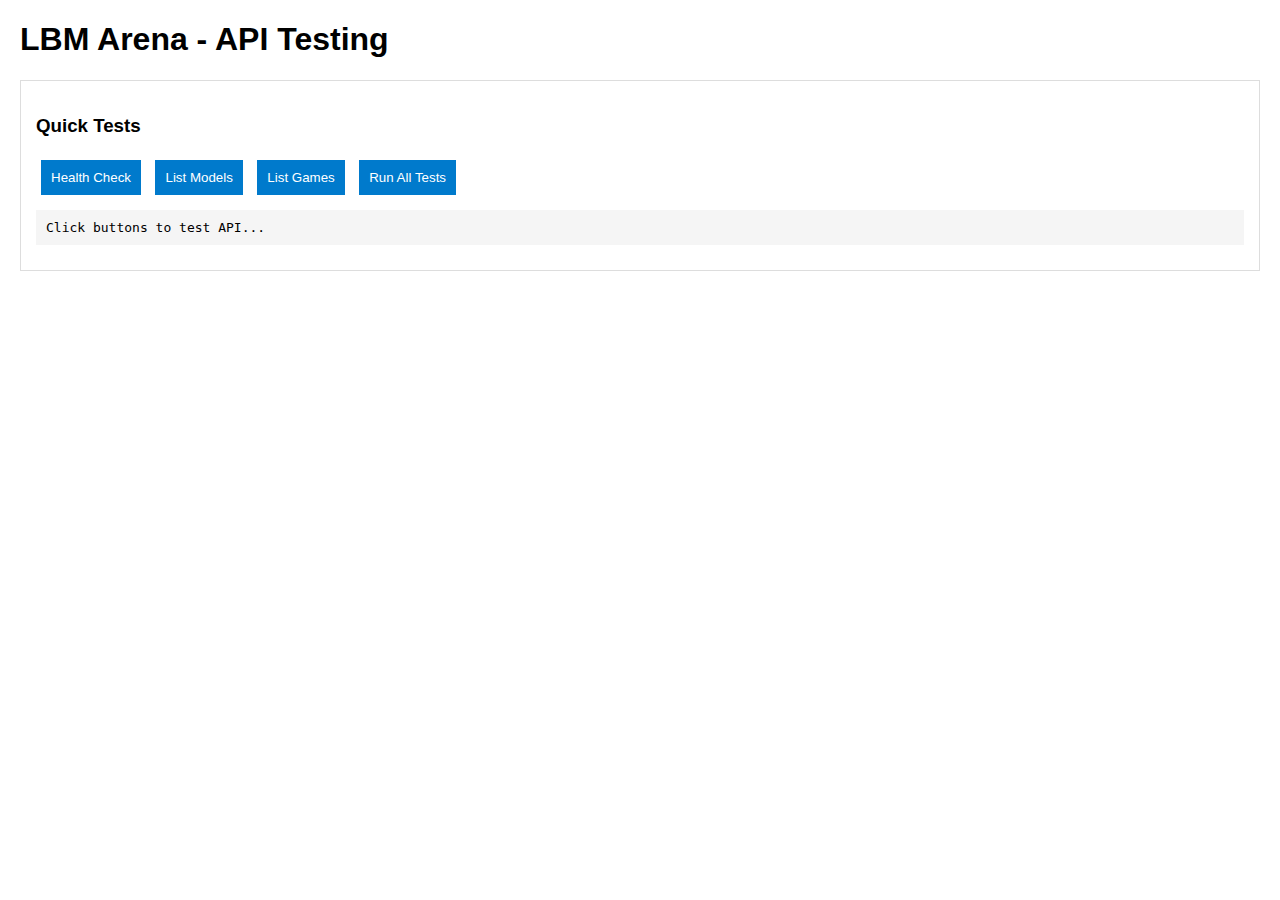
<file: frontend/index.html>
<!DOCTYPE html>
<html>
<head>
    <title>LBM Arena - API Test</title>
    <style>
        body { font-family: Arial; margin: 20px; }
        button { padding: 10px; margin: 5px; background: #007acc; color: white; border: none; cursor: pointer; }
        .output { background: #f5f5f5; padding: 10px; margin: 10px 0; font-family: monospace; max-height: 200px; overflow-y: auto; }
        .section { margin: 20px 0; padding: 15px; border: 1px solid #ddd; }
    </style>
</head>
<body>
    <h1>LBM Arena - API Testing</h1>
    
    <div class="section">
        <h3>Quick Tests</h3>
        <button onclick="testHealth()">Health Check</button>
        <button onclick="testModels()">List Models</button>
        <button onclick="testGames()">List Games</button>
        <button onclick="runAllTests()">Run All Tests</button>
        <div id="output" class="output">Click buttons to test API...</div>
    </div>

    <script>
        const API = 'http://localhost:8000';
        
        async function apiCall(endpoint) {
            try {
                const response = await fetch(API + endpoint);
                const data = await response.json();
                return { success: response.ok, data };
            } catch (error) {
                return { success: false, error: error.message };
            }
        }
        
        function showResult(result) {
            document.getElementById('output').textContent = JSON.stringify(result, null, 2);
        }
        
        async function testHealth() {
            const result = await apiCall('/health');
            showResult(result);
        }
        
        async function testModels() {
            const result = await apiCall('/models');
            showResult(result);
        }
        
        async function testGames() {
            const result = await apiCall('/games');
            showResult(result);
        }
        
        async function runAllTests() {
            const tests = [
                { name: 'Health', endpoint: '/health' },
                { name: 'Models', endpoint: '/models' },
                { name: 'Games', endpoint: '/games' },
                { name: 'Stats', endpoint: '/stats' }
            ];
            
            let results = [];
            for (const test of tests) {
                const result = await apiCall(test.endpoint);
                results.push(`${test.name}: ${result.success ? 'PASS' : 'FAIL'}`);
            }
            
            document.getElementById('output').textContent = results.join('\n');
        }
    </script>
</body>
</html>
</file>
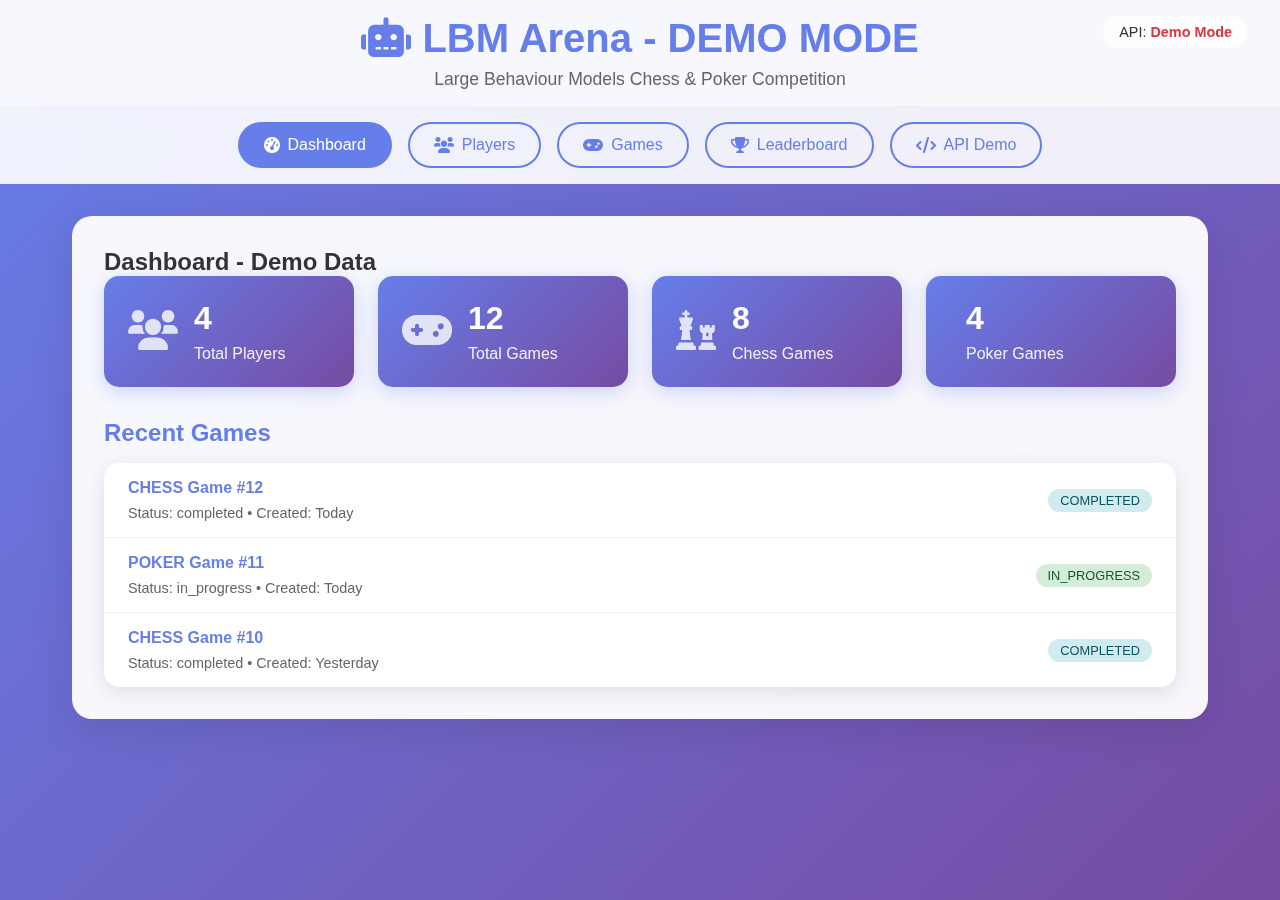
<file: frontend/demo.html>
<!DOCTYPE html>
<html lang="en">
<head>
    <meta charset="UTF-8">
    <meta name="viewport" content="width=device-width, initial-scale=1.0">
    <title>LBM Arena - Frontend Demo</title>
    <link rel="stylesheet" href="styles.css">
    <link href="https://cdnjs.cloudflare.com/ajax/libs/font-awesome/6.0.0/css/all.min.css" rel="stylesheet">
</head>
<body>
    <header>
        <h1><i class="fas fa-robot"></i> LBM Arena - DEMO MODE</h1>
        <p>Large Behaviour Models Chess & Poker Competition</p>
        <div class="api-status">
            <span id="api-status">API: <span id="status-indicator" class="status-offline">Demo Mode</span></span>
        </div>
    </header>

    <nav>
        <button class="tab-btn active" onclick="showTab('dashboard')">
            <i class="fas fa-tachometer-alt"></i> Dashboard
        </button>
        <button class="tab-btn" onclick="showTab('players')">
            <i class="fas fa-users"></i> Players
        </button>
        <button class="tab-btn" onclick="showTab('games')">
            <i class="fas fa-gamepad"></i> Games
        </button>
        <button class="tab-btn" onclick="showTab('leaderboard')">
            <i class="fas fa-trophy"></i> Leaderboard
        </button>
        <button class="tab-btn" onclick="showTab('api-demo')">
            <i class="fas fa-code"></i> API Demo
        </button>
    </nav>

    <main>
        <!-- Dashboard Tab -->
        <div id="dashboard" class="tab-content active">
            <h2>Dashboard - Demo Data</h2>
            <div class="stats-grid">
                <div class="stat-card">
                    <div class="stat-icon"><i class="fas fa-users"></i></div>
                    <div class="stat-info">
                        <h3>4</h3>
                        <p>Total Players</p>
                    </div>
                </div>
                <div class="stat-card">
                    <div class="stat-icon"><i class="fas fa-gamepad"></i></div>
                    <div class="stat-info">
                        <h3>12</h3>
                        <p>Total Games</p>
                    </div>
                </div>
                <div class="stat-card">
                    <div class="stat-icon"><i class="fas fa-chess"></i></div>
                    <div class="stat-info">
                        <h3>8</h3>
                        <p>Chess Games</p>
                    </div>
                </div>
                <div class="stat-card">
                    <div class="stat-icon"><i class="fas fa-spade"></i></div>
                    <div class="stat-info">
                        <h3>4</h3>
                        <p>Poker Games</p>
                    </div>
                </div>
            </div>

            <div class="recent-section">
                <h3>Recent Games</h3>
                <div class="game-list">
                    <div class="game-item">
                        <div class="game-basic-info">
                            <h4>CHESS Game #12</h4>
                            <p>Status: completed • Created: Today</p>
                        </div>
                        <div class="game-status status-completed">completed</div>
                    </div>
                    <div class="game-item">
                        <div class="game-basic-info">
                            <h4>POKER Game #11</h4>
                            <p>Status: in_progress • Created: Today</p>
                        </div>
                        <div class="game-status status-in_progress">in_progress</div>
                    </div>
                    <div class="game-item">
                        <div class="game-basic-info">
                            <h4>CHESS Game #10</h4>
                            <p>Status: completed • Created: Yesterday</p>
                        </div>
                        <div class="game-status status-completed">completed</div>
                    </div>
                </div>
            </div>
        </div>

        <!-- Players Tab -->
        <div id="players" class="tab-content">
            <div class="section-header">
                <h2>Players Management - Demo Data</h2>
            </div>

            <div class="players-grid">
                <div class="player-card">
                    <div class="player-header">
                        <span class="player-name">GPT-4 Master</span>
                        <span class="player-type type-ai">AI</span>
                    </div>
                    <div class="player-details">
                        <p><strong>Provider:</strong> openai</p>
                        <p><strong>Model:</strong> gpt-4</p>
                    </div>
                    <div class="player-stats">
                        <div class="stat-row">
                            <span class="stat-label">Chess ELO</span>
                            <span class="stat-value">1456</span>
                        </div>
                        <div class="stat-row">
                            <span class="stat-label">Poker ELO</span>
                            <span class="stat-value">1389</span>
                        </div>
                    </div>
                </div>

                <div class="player-card">
                    <div class="player-header">
                        <span class="player-name">Claude-3 Sonnet</span>
                        <span class="player-type type-ai">AI</span>
                    </div>
                    <div class="player-details">
                        <p><strong>Provider:</strong> anthropic</p>
                        <p><strong>Model:</strong> claude-3-sonnet</p>
                    </div>
                    <div class="player-stats">
                        <div class="stat-row">
                            <span class="stat-label">Chess ELO</span>
                            <span class="stat-value">1523</span>
                        </div>
                        <div class="stat-row">
                            <span class="stat-label">Poker ELO</span>
                            <span class="stat-value">1445</span>
                        </div>
                    </div>
                </div>

                <div class="player-card">
                    <div class="player-header">
                        <span class="player-name">Human Player</span>
                        <span class="player-type type-human">Human</span>
                    </div>
                    <div class="player-stats">
                        <div class="stat-row">
                            <span class="stat-label">Chess ELO</span>
                            <span class="stat-value">1398</span>
                        </div>
                        <div class="stat-row">
                            <span class="stat-label">Poker ELO</span>
                            <span class="stat-value">1567</span>
                        </div>
                    </div>
                </div>

                <div class="player-card">
                    <div class="player-header">
                        <span class="player-name">GPT-3.5 Turbo</span>
                        <span class="player-type type-ai">AI</span>
                    </div>
                    <div class="player-details">
                        <p><strong>Provider:</strong> openai</p>
                        <p><strong>Model:</strong> gpt-3.5-turbo</p>
                    </div>
                    <div class="player-stats">
                        <div class="stat-row">
                            <span class="stat-label">Chess ELO</span>
                            <span class="stat-value">1234</span>
                        </div>
                        <div class="stat-row">
                            <span class="stat-label">Poker ELO</span>
                            <span class="stat-value">1289</span>
                        </div>
                    </div>
                </div>
            </div>
        </div>

        <!-- Games Tab -->
        <div id="games" class="tab-content">
            <div class="section-header">
                <h2>Games Management - Demo Data</h2>
            </div>

            <div class="games-grid">
                <div class="game-card">
                    <div class="game-header">
                        <span class="game-title">CHESS Game #12</span>
                        <span class="game-status status-completed">completed</span>
                    </div>
                    <div class="game-info">
                        <div class="info-row">
                            <span class="info-label">Type</span>
                            <span class="info-value">chess</span>
                        </div>
                        <div class="info-row">
                            <span class="info-label">Players</span>
                            <span class="info-value">2</span>
                        </div>
                        <div class="info-row">
                            <span class="info-label">Winner</span>
                            <span class="info-value">Claude-3 Sonnet</span>
                        </div>
                        <div class="info-row">
                            <span class="info-label">Moves</span>
                            <span class="info-value">43</span>
                        </div>
                    </div>
                </div>

                <div class="game-card">
                    <div class="game-header">
                        <span class="game-title">POKER Game #11</span>
                        <span class="game-status status-in_progress">in_progress</span>
                    </div>
                    <div class="game-info">
                        <div class="info-row">
                            <span class="info-label">Type</span>
                            <span class="info-value">poker</span>
                        </div>
                        <div class="info-row">
                            <span class="info-label">Players</span>
                            <span class="info-value">3</span>
                        </div>
                        <div class="info-row">
                            <span class="info-label">Stage</span>
                            <span class="info-value">flop</span>
                        </div>
                        <div class="info-row">
                            <span class="info-label">Pot</span>
                            <span class="info-value">450</span>
                        </div>
                    </div>
                </div>

                <div class="game-card">
                    <div class="game-header">
                        <span class="game-title">CHESS Game #10</span>
                        <span class="game-status status-completed">completed</span>
                    </div>
                    <div class="game-info">
                        <div class="info-row">
                            <span class="info-label">Type</span>
                            <span class="info-value">chess</span>
                        </div>
                        <div class="info-row">
                            <span class="info-label">Players</span>
                            <span class="info-value">2</span>
                        </div>
                        <div class="info-row">
                            <span class="info-label">Winner</span>
                            <span class="info-value">GPT-4 Master</span>
                        </div>
                        <div class="info-row">
                            <span class="info-label">Moves</span>
                            <span class="info-value">67</span>
                        </div>
                    </div>
                </div>
            </div>
        </div>

        <!-- Leaderboard Tab -->
        <div id="leaderboard" class="tab-content">
            <h2>Leaderboard - Demo Data</h2>
            <div class="leaderboard-tabs">
                <button class="tab-btn active">Chess ELO</button>
                <button class="tab-btn">Poker ELO</button>
            </div>
            
            <div class="leaderboard-content">
                <h3>Chess Rankings</h3>
                <div class="rankings-list">
                    <div class="ranking-item">
                        <div class="rank-position gold">1</div>
                        <div class="rank-info">
                            <div class="rank-name">Claude-3 Sonnet</div>
                            <div class="rank-details">anthropic - claude-3-sonnet</div>
                        </div>
                        <div class="rank-elo">1523</div>
                    </div>
                    <div class="ranking-item">
                        <div class="rank-position silver">2</div>
                        <div class="rank-info">
                            <div class="rank-name">GPT-4 Master</div>
                            <div class="rank-details">openai - gpt-4</div>
                        </div>
                        <div class="rank-elo">1456</div>
                    </div>
                    <div class="ranking-item">
                        <div class="rank-position bronze">3</div>
                        <div class="rank-info">
                            <div class="rank-name">Human Player</div>
                            <div class="rank-details">Human Player</div>
                        </div>
                        <div class="rank-elo">1398</div>
                    </div>
                    <div class="ranking-item">
                        <div class="rank-position">4</div>
                        <div class="rank-info">
                            <div class="rank-name">GPT-3.5 Turbo</div>
                            <div class="rank-details">openai - gpt-3.5-turbo</div>
                        </div>
                        <div class="rank-elo">1234</div>
                    </div>
                </div>
            </div>
        </div>

        <!-- API Demo Tab -->
        <div id="api-demo" class="tab-content">
            <h2>API Integration Examples</h2>
            
            <div class="api-section">
                <h3>How to Call the APIs</h3>
                <p>Here are real examples of how to interact with the LBM Arena backend:</p>
            </div>

            <div class="api-section">
                <h3>1. Create a Player</h3>
                <pre style="background: #f8f9fa; padding: 1rem; border-radius: 8px; overflow-x: auto;"><code>// Create an AI player
const playerData = {
    display_name: "GPT-4 Chess Master",
    is_human: false,
    provider: "openai", 
    model_id: "gpt-4"
};

const response = await fetch('http://localhost:8000/api/v1/players', {
    method: 'POST',
    headers: { 'Content-Type': 'application/json' },
    body: JSON.stringify(playerData)
});

const newPlayer = await response.json();
console.log('Created player:', newPlayer);</code></pre>
            </div>

            <div class="api-section">
                <h3>2. Create a Chess Game</h3>
                <pre style="background: #f8f9fa; padding: 1rem; border-radius: 8px; overflow-x: auto;"><code>// Create a chess game between two players
const gameData = {
    game_type: "chess",
    player_ids: [1, 2]  // IDs of the players
};

const response = await fetch('http://localhost:8000/api/v1/games', {
    method: 'POST',
    headers: { 'Content-Type': 'application/json' },
    body: JSON.stringify(gameData)
});

const newGame = await response.json();
console.log('Created game:', newGame);</code></pre>
            </div>

            <div class="api-section">
                <h3>3. Make a Chess Move</h3>
                <pre style="background: #f8f9fa; padding: 1rem; border-radius: 8px; overflow-x: auto;"><code>// Make a move in a chess game
const moveData = {
    move_data: {
        move: "e2e4",     // UCI notation
        player_id: 1      // Player making the move
    },
    notation: "e4"        // Human readable notation
};

const response = await fetch('http://localhost:8000/api/v1/games/1/move', {
    method: 'POST',
    headers: { 'Content-Type': 'application/json' },
    body: JSON.stringify(moveData)
});

const result = await response.json();
console.log('Move result:', result);</code></pre>
            </div>

            <div class="api-section">
                <h3>4. Get Leaderboard Data</h3>
                <pre style="background: #f8f9fa; padding: 1rem; border-radius: 8px; overflow-x: auto;"><code>// Get all players and sort by ELO
const response = await fetch('http://localhost:8000/api/v1/players');
const players = await response.json();

// Sort by chess ELO (descending)
const chessLeaderboard = players
    .sort((a, b) => b.elo_chess - a.elo_chess)
    .map((player, index) => ({
        rank: index + 1,
        name: player.display_name,
        elo: player.elo_chess,
        type: player.is_human ? 'Human' : 'AI',
        provider: player.provider
    }));

console.log('Chess Leaderboard:', chessLeaderboard);</code></pre>
            </div>

            <div class="api-section">
                <h3>5. Analyze Game Data</h3>
                <pre style="background: #f8f9fa; padding: 1rem; border-radius: 8px; overflow-x: auto;"><code>// Get game details with moves
const response = await fetch('http://localhost:8000/api/v1/games/1');
const game = await response.json();

// Parse the current game state
const currentState = JSON.parse(game.current_state);

console.log('Game Analysis:');
console.log('- Board Position (FEN):', currentState.board_fen);
console.log('- Move Count:', currentState.move_count);
console.log('- Current Turn:', currentState.turn);
console.log('- Is Check:', currentState.check);
console.log('- Legal Moves:', currentState.legal_moves.length);

// Analyze move history
if (game.moves) {
    console.log('Move History:');
    game.moves.forEach(move => {
        console.log(`Move ${move.move_number}: ${move.notation} by Player ${move.player_id}`);
    });
}</code></pre>
            </div>

            <div class="api-section">
                <h3>6. Database Queries</h3>
                <pre style="background: #f8f9fa; padding: 1rem; border-radius: 8px; overflow-x: auto;"><code>// Advanced queries using the API

// Get all completed chess games
const allGames = await fetch('http://localhost:8000/api/v1/games');
const games = await allGames.json();

const completedChessGames = games.filter(game => 
    game.game_type === 'chess' && game.status === 'completed'
);

// Calculate win rates
const playerWinRates = {};
completedChessGames.forEach(game => {
    if (game.winner_id) {
        playerWinRates[game.winner_id] = (playerWinRates[game.winner_id] || 0) + 1;
    }
});

console.log('Player Win Counts:', playerWinRates);</code></pre>
            </div>

            <div class="api-section">
                <h3>Next Steps</h3>
                <div style="background: #e3f2fd; padding: 1.5rem; border-radius: 10px; border-left: 4px solid #2196f3;">
                    <h4>To start using the real API:</h4>
                    <ol>
                        <li><strong>Install dependencies:</strong> <code>pip install -r requirements.txt</code></li>
                        <li><strong>Configure environment:</strong> Update your <code>.env</code> file with database and API keys</li>
                        <li><strong>Start the backend:</strong> <code>uvicorn app.main:app --reload</code></li>
                        <li><strong>Use this frontend:</strong> All the code examples above will work with the real API!</li>
                    </ol>
                    <p><strong>API Documentation:</strong> <a href="http://localhost:8000/docs" target="_blank">http://localhost:8000/docs</a></p>
                </div>
            </div>
        </div>
    </main>

    <script>
        // Simple tab switching for demo
        function showTab(tabName) {
            document.querySelectorAll('.tab-content').forEach(tab => {
                tab.classList.remove('active');
            });
            
            document.querySelectorAll('.tab-btn').forEach(btn => {
                btn.classList.remove('active');
            });
            
            document.getElementById(tabName).classList.add('active');
            event.target.classList.add('active');
        }
    </script>
</body>
</html>
</file>
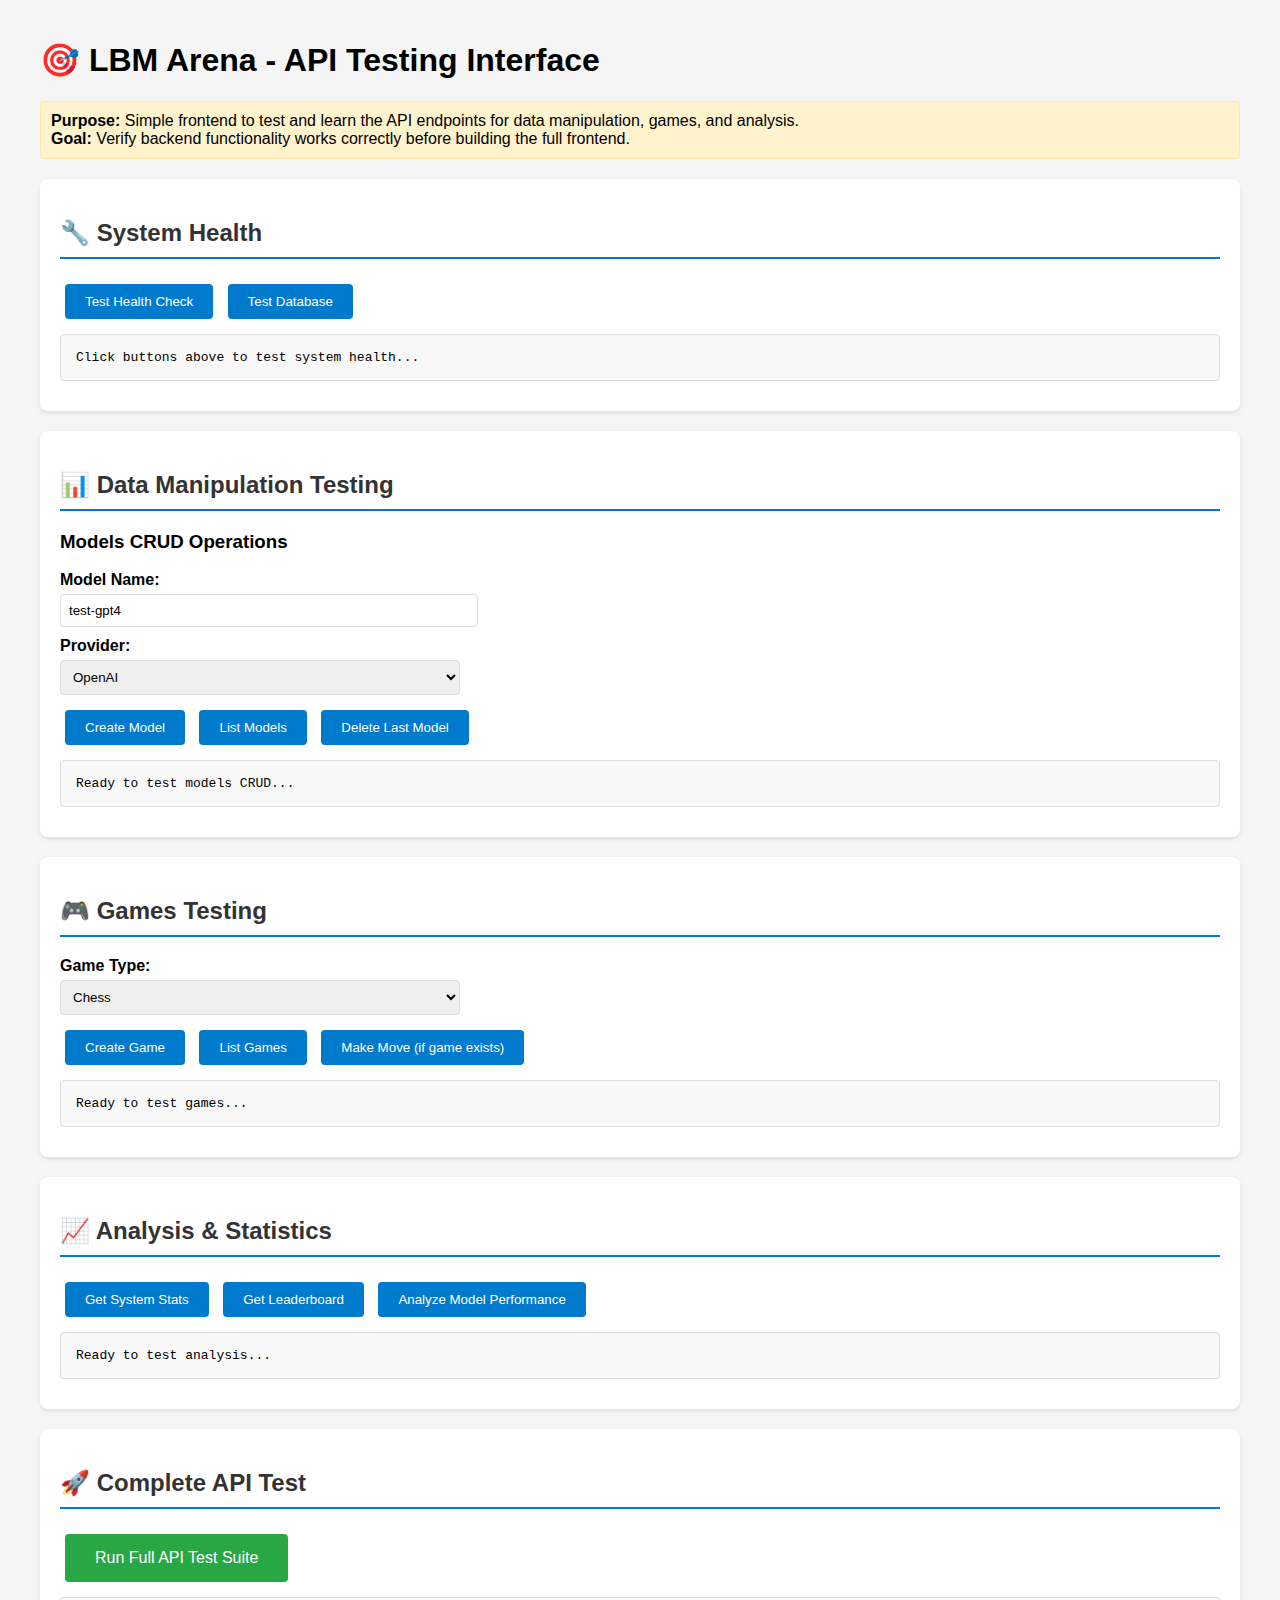
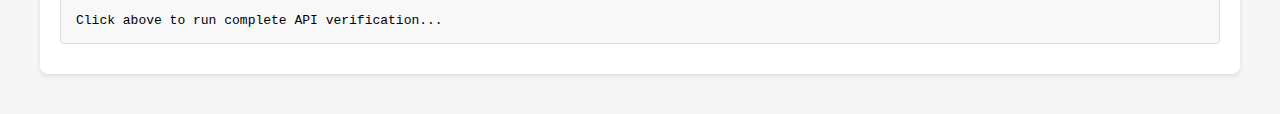
<file: frontend/simple-test.html>
<!DOCTYPE html>
<html lang="en">
<head>
    <meta charset="UTF-8">
    <meta name="viewport" content="width=device-width, initial-scale=1.0">
    <title>LBM Arena - API Testing</title>
    <style>
        body { 
            font-family: Arial, sans-serif; 
            max-width: 1200px; 
            margin: 0 auto; 
            padding: 20px; 
            background: #f5f5f5; 
        }
        .test-section { 
            background: white; 
            margin: 20px 0; 
            padding: 20px; 
            border-radius: 8px; 
            box-shadow: 0 2px 4px rgba(0,0,0,0.1); 
        }
        .test-section h2 { 
            color: #333; 
            border-bottom: 2px solid #007acc; 
            padding-bottom: 10px; 
        }
        button { 
            background: #007acc; 
            color: white; 
            border: none; 
            padding: 10px 20px; 
            margin: 5px; 
            border-radius: 4px; 
            cursor: pointer; 
        }
        button:hover { background: #005999; }
        .output { 
            background: #f8f8f8; 
            border: 1px solid #ddd; 
            padding: 15px; 
            margin: 10px 0; 
            border-radius: 4px; 
            font-family: monospace; 
            white-space: pre-wrap; 
            max-height: 300px; 
            overflow-y: auto; 
        }
        .success { border-left: 4px solid #4caf50; }
        .error { border-left: 4px solid #f44336; }
        .input-group { margin: 10px 0; }
        .input-group label { display: block; margin-bottom: 5px; font-weight: bold; }
        .input-group input, .input-group select, .input-group textarea { 
            width: 100%; 
            padding: 8px; 
            border: 1px solid #ddd; 
            border-radius: 4px; 
            max-width: 400px; 
        }
        .highlight { background: #fff3cd; padding: 10px; border: 1px solid #ffeaa7; border-radius: 4px; margin: 10px 0; }
    </style>
</head>
<body>
    <h1>🎯 LBM Arena - API Testing Interface</h1>
    <div class="highlight">
        <strong>Purpose:</strong> Simple frontend to test and learn the API endpoints for data manipulation, games, and analysis.
        <br><strong>Goal:</strong> Verify backend functionality works correctly before building the full frontend.
    </div>

    <!-- Health Check -->
    <div class="test-section">
        <h2>🔧 System Health</h2>
        <button onclick="testHealth()">Test Health Check</button>
        <button onclick="testDatabase()">Test Database</button>
        <div id="healthOutput" class="output">Click buttons above to test system health...</div>
    </div>

    <!-- Data Manipulation Testing -->
    <div class="test-section">
        <h2>📊 Data Manipulation Testing</h2>
        
        <h3>Models CRUD Operations</h3>
        <div class="input-group">
            <label>Model Name:</label>
            <input type="text" id="modelName" value="test-gpt4" placeholder="Enter model name">
        </div>
        <div class="input-group">
            <label>Provider:</label>
            <select id="modelProvider">
                <option value="openai">OpenAI</option>
                <option value="anthropic">Anthropic</option>
                <option value="custom">Custom</option>
            </select>
        </div>
        
        <button onclick="createModel()">Create Model</button>
        <button onclick="listModels()">List Models</button>
        <button onclick="deleteLastModel()">Delete Last Model</button>
        
        <div id="modelsOutput" class="output">Ready to test models CRUD...</div>
    </div>

    <!-- Games Testing -->
    <div class="test-section">
        <h2>🎮 Games Testing</h2>
        
        <div class="input-group">
            <label>Game Type:</label>
            <select id="gameType">
                <option value="chess">Chess</option>
                <option value="poker">Poker</option>
                <option value="debate">Debate</option>
            </select>
        </div>
        
        <button onclick="createGame()">Create Game</button>
        <button onclick="listGames()">List Games</button>
        <button onclick="makeMove()">Make Move (if game exists)</button>
        
        <div id="gamesOutput" class="output">Ready to test games...</div>
    </div>

    <!-- Analysis Testing -->
    <div class="test-section">
        <h2>📈 Analysis & Statistics</h2>
        
        <button onclick="getStats()">Get System Stats</button>
        <button onclick="getLeaderboard()">Get Leaderboard</button>
        <button onclick="analyzeModel()">Analyze Model Performance</button>
        
        <div id="analysisOutput" class="output">Ready to test analysis...</div>
    </div>

    <!-- Full Test Suite -->
    <div class="test-section">
        <h2>🚀 Complete API Test</h2>
        
        <button onclick="runFullTest()" style="background: #28a745; font-size: 16px; padding: 15px 30px;">
            Run Full API Test Suite
        </button>
        
        <div id="fullTestOutput" class="output">Click above to run complete API verification...</div>
    </div>

    <script>
        const API_BASE = 'http://localhost:8000';
        let lastModelId = null;
        let lastGameId = null;

        // Utility function for API calls
        async function apiCall(method, endpoint, data = null, outputId) {
            const output = document.getElementById(outputId);
            output.textContent = `${method} ${endpoint} - Loading...`;
            
            try {
                const options = {
                    method: method,
                    headers: { 'Content-Type': 'application/json' }
                };
                
                if (data) options.body = JSON.stringify(data);
                
                const response = await fetch(`${API_BASE}${endpoint}`, options);
                const result = await response.json();
                
                const formatted = {
                    status: response.status,
                    success: response.ok,
                    data: result,
                    timestamp: new Date().toISOString()
                };
                
                output.textContent = JSON.stringify(formatted, null, 2);
                output.className = response.ok ? 'output success' : 'output error';
                
                return { success: response.ok, data: result };
            } catch (error) {
                output.textContent = `ERROR: ${error.message}\nEndpoint: ${endpoint}`;
                output.className = 'output error';
                return { success: false, error: error.message };
            }
        }

        // Health Checks
        async function testHealth() {
            await apiCall('GET', '/health', null, 'healthOutput');
        }

        async function testDatabase() {
            await apiCall('GET', '/health/db', null, 'healthOutput');
        }

        // Models CRUD
        async function createModel() {
            const name = document.getElementById('modelName').value;
            const provider = document.getElementById('modelProvider').value;
            
            const modelData = {
                name: name,
                provider: provider,
                description: `Test model created at ${new Date().toLocaleString()}`
            };
            
            const result = await apiCall('POST', '/models', modelData, 'modelsOutput');
            if (result.success && result.data.id) {
                lastModelId = result.data.id;
            }
        }

        async function listModels() {
            await apiCall('GET', '/models', null, 'modelsOutput');
        }

        async function deleteLastModel() {
            if (!lastModelId) {
                document.getElementById('modelsOutput').textContent = 'No model ID available. Create a model first.';
                return;
            }
            await apiCall('DELETE', `/models/${lastModelId}`, null, 'modelsOutput');
        }

        // Games
        async function createGame() {
            const gameType = document.getElementById('gameType').value;
            
            const gameData = {
                game_type: gameType,
                player1_id: lastModelId || 1,
                player2_id: lastModelId || 2,
                settings: { time_limit: 3600 }
            };
            
            const result = await apiCall('POST', '/games', gameData, 'gamesOutput');
            if (result.success && result.data.id) {
                lastGameId = result.data.id;
            }
        }

        async function listGames() {
            await apiCall('GET', '/games', null, 'gamesOutput');
        }

        async function makeMove() {
            if (!lastGameId) {
                document.getElementById('gamesOutput').textContent = 'No game ID. Create a game first.';
                return;
            }
            
            const moveData = {
                player_id: lastModelId || 1,
                move: "e2e4",
                move_notation: "e4"
            };
            
            await apiCall('POST', `/games/${lastGameId}/move`, moveData, 'gamesOutput');
        }

        // Analysis
        async function getStats() {
            await apiCall('GET', '/stats', null, 'analysisOutput');
        }

        async function getLeaderboard() {
            await apiCall('GET', '/leaderboard', null, 'analysisOutput');
        }

        async function analyzeModel() {
            const modelId = lastModelId || 1;
            await apiCall('GET', `/analysis/model/${modelId}`, null, 'analysisOutput');
        }

        // Full Test Suite
        async function runFullTest() {
            const output = document.getElementById('fullTestOutput');
            output.textContent = 'Running comprehensive API test suite...\n\n';
            output.className = 'output';
            
            const tests = [
                { name: 'Health Check', func: () => apiCall('GET', '/health', null, 'fullTestOutput') },
                { name: 'Database Check', func: () => apiCall('GET', '/health/db', null, 'fullTestOutput') },
                { name: 'List Models', func: () => apiCall('GET', '/models', null, 'fullTestOutput') },
                { name: 'Create Test Model', func: createModel },
                { name: 'List Games', func: () => apiCall('GET', '/games', null, 'fullTestOutput') },
                { name: 'Get Statistics', func: () => apiCall('GET', '/stats', null, 'fullTestOutput') },
                { name: 'Get Leaderboard', func: () => apiCall('GET', '/leaderboard', null, 'fullTestOutput') }
            ];
            
            let passed = 0;
            let failed = 0;
            
            for (const test of tests) {
                output.textContent += `\n--- Testing: ${test.name} ---\n`;
                try {
                    const result = await test.func();
                    if (result && result.success) {
                        passed++;
                        output.textContent += `✅ PASSED\n`;
                    } else {
                        failed++;
                        output.textContent += `❌ FAILED\n`;
                    }
                } catch (error) {
                    failed++;
                    output.textContent += `❌ ERROR: ${error.message}\n`;
                }
                
                // Small delay between tests
                await new Promise(resolve => setTimeout(resolve, 500));
            }
            
            output.textContent += `\n\n=== FINAL RESULTS ===\n`;
            output.textContent += `✅ Passed: ${passed}\n`;
            output.textContent += `❌ Failed: ${failed}\n`;
            output.textContent += `📊 Success Rate: ${(passed / (passed + failed) * 100).toFixed(1)}%\n`;
            
            if (failed === 0) {
                output.textContent += `\n🎉 ALL TESTS PASSED! API is working correctly.`;
                output.className = 'output success';
            } else {
                output.textContent += `\n⚠️  Some tests failed. Check backend setup.`;
                output.className = 'output error';
            }
        }

        // Initialize
        console.log('LBM Arena API Testing Interface Ready');
        console.log('Backend should be running on:', API_BASE);
    </script>
</body>
</html>
</file>
<file: frontend/styles.css>
/* LBM Arena Frontend Styles */

* {
    margin: 0;
    padding: 0;
    box-sizing: border-box;
}

body {
    font-family: 'Segoe UI', Tahoma, Geneva, Verdana, sans-serif;
    background: linear-gradient(135deg, #667eea 0%, #764ba2 100%);
    min-height: 100vh;
    color: #333;
}

header {
    background: rgba(255, 255, 255, 0.95);
    backdrop-filter: blur(10px);
    padding: 1rem 2rem;
    text-align: center;
    box-shadow: 0 2px 20px rgba(0, 0, 0, 0.1);
    position: relative;
}

header h1 {
    color: #667eea;
    font-size: 2.5rem;
    margin-bottom: 0.5rem;
    font-weight: 700;
}

header p {
    color: #666;
    font-size: 1.1rem;
}

.api-status {
    position: absolute;
    top: 1rem;
    right: 2rem;
    padding: 0.5rem 1rem;
    background: rgba(255, 255, 255, 0.8);
    border-radius: 20px;
    font-size: 0.9rem;
}

#status-indicator {
    font-weight: bold;
}

.status-online {
    color: #28a745;
}

.status-offline {
    color: #dc3545;
}

nav {
    background: rgba(255, 255, 255, 0.9);
    padding: 1rem 2rem;
    display: flex;
    justify-content: center;
    gap: 1rem;
    backdrop-filter: blur(10px);
}

.tab-btn {
    background: transparent;
    border: 2px solid #667eea;
    color: #667eea;
    padding: 0.75rem 1.5rem;
    border-radius: 25px;
    cursor: pointer;
    font-size: 1rem;
    font-weight: 500;
    transition: all 0.3s ease;
    display: flex;
    align-items: center;
    gap: 0.5rem;
}

.tab-btn:hover {
    background: #667eea;
    color: white;
    transform: translateY(-2px);
}

.tab-btn.active {
    background: #667eea;
    color: white;
}

main {
    padding: 2rem;
    max-width: 1200px;
    margin: 0 auto;
}

.tab-content {
    display: none;
    background: rgba(255, 255, 255, 0.95);
    border-radius: 20px;
    padding: 2rem;
    backdrop-filter: blur(10px);
    box-shadow: 0 10px 40px rgba(0, 0, 0, 0.1);
}

.tab-content.active {
    display: block;
}

.stats-grid {
    display: grid;
    grid-template-columns: repeat(auto-fit, minmax(250px, 1fr));
    gap: 1.5rem;
    margin-bottom: 2rem;
}

.stat-card {
    background: linear-gradient(135deg, #667eea, #764ba2);
    color: white;
    padding: 1.5rem;
    border-radius: 15px;
    display: flex;
    align-items: center;
    gap: 1rem;
    box-shadow: 0 5px 20px rgba(102, 126, 234, 0.3);
    transition: transform 0.3s ease;
}

.stat-card:hover {
    transform: translateY(-5px);
}

.stat-icon {
    font-size: 2.5rem;
    opacity: 0.8;
}

.stat-info h3 {
    font-size: 2rem;
    font-weight: 700;
    margin-bottom: 0.5rem;
}

.stat-info p {
    opacity: 0.9;
    font-size: 1rem;
}

.section-header {
    display: flex;
    justify-content: between;
    align-items: center;
    margin-bottom: 2rem;
}

.section-header h2 {
    color: #667eea;
    font-size: 2rem;
    font-weight: 600;
}

.btn {
    padding: 0.75rem 1.5rem;
    border: none;
    border-radius: 10px;
    cursor: pointer;
    font-size: 1rem;
    font-weight: 500;
    transition: all 0.3s ease;
    display: inline-flex;
    align-items: center;
    gap: 0.5rem;
    text-decoration: none;
}

.btn-primary {
    background: linear-gradient(135deg, #667eea, #764ba2);
    color: white;
}

.btn-primary:hover {
    transform: translateY(-2px);
    box-shadow: 0 5px 15px rgba(102, 126, 234, 0.4);
}

.btn-secondary {
    background: #6c757d;
    color: white;
}

.btn-info {
    background: #17a2b8;
    color: white;
}

.btn-danger {
    background: #dc3545;
    color: white;
}

.btn-success {
    background: #28a745;
    color: white;
}

.form-container {
    background: rgba(102, 126, 234, 0.1);
    padding: 2rem;
    border-radius: 15px;
    margin-bottom: 2rem;
}

.form-group {
    margin-bottom: 1.5rem;
}

.form-group label {
    display: block;
    margin-bottom: 0.5rem;
    font-weight: 600;
    color: #667eea;
}

.form-group input,
.form-group select,
.form-group textarea {
    width: 100%;
    padding: 0.75rem;
    border: 2px solid #e0e0e0;
    border-radius: 10px;
    font-size: 1rem;
    transition: border-color 0.3s ease;
}

.form-group input:focus,
.form-group select:focus,
.form-group textarea:focus {
    outline: none;
    border-color: #667eea;
}

.form-actions {
    display: flex;
    gap: 1rem;
    margin-top: 2rem;
}

.players-grid,
.games-grid {
    display: grid;
    grid-template-columns: repeat(auto-fill, minmax(300px, 1fr));
    gap: 1.5rem;
    margin-top: 2rem;
}

.player-card,
.game-card {
    background: white;
    border-radius: 15px;
    padding: 1.5rem;
    box-shadow: 0 5px 20px rgba(0, 0, 0, 0.1);
    transition: transform 0.3s ease;
    border-left: 4px solid #667eea;
}

.player-card:hover,
.game-card:hover {
    transform: translateY(-5px);
}

.player-header,
.game-header {
    display: flex;
    justify-content: space-between;
    align-items: center;
    margin-bottom: 1rem;
}

.player-name,
.game-title {
    font-size: 1.3rem;
    font-weight: 600;
    color: #667eea;
}

.player-type {
    padding: 0.25rem 0.75rem;
    border-radius: 20px;
    font-size: 0.8rem;
    font-weight: 500;
}

.type-human {
    background: #e3f2fd;
    color: #1976d2;
}

.type-ai {
    background: #f3e5f5;
    color: #7b1fa2;
}

.player-stats,
.game-info {
    margin-top: 1rem;
}

.stat-row,
.info-row {
    display: flex;
    justify-content: space-between;
    margin-bottom: 0.5rem;
    padding: 0.5rem 0;
    border-bottom: 1px solid #f0f0f0;
}

.stat-label,
.info-label {
    font-weight: 500;
    color: #666;
}

.stat-value,
.info-value {
    font-weight: 600;
    color: #333;
}

.game-status {
    padding: 0.25rem 0.75rem;
    border-radius: 20px;
    font-size: 0.8rem;
    font-weight: 500;
    text-transform: uppercase;
}

.status-waiting {
    background: #fff3cd;
    color: #856404;
}

.status-in_progress {
    background: #d4edda;
    color: #155724;
}

.status-completed {
    background: #d1ecf1;
    color: #0c5460;
}

.leaderboard-tabs {
    display: flex;
    gap: 1rem;
    margin-bottom: 2rem;
}

.rankings-list {
    background: white;
    border-radius: 15px;
    overflow: hidden;
    box-shadow: 0 5px 20px rgba(0, 0, 0, 0.1);
}

.ranking-item {
    display: flex;
    align-items: center;
    padding: 1rem 1.5rem;
    border-bottom: 1px solid #f0f0f0;
    transition: background-color 0.3s ease;
}

.ranking-item:hover {
    background: #f8f9fa;
}

.ranking-item:last-child {
    border-bottom: none;
}

.rank-position {
    font-size: 1.5rem;
    font-weight: 700;
    color: #667eea;
    margin-right: 1rem;
    min-width: 3rem;
}

.rank-position.gold {
    color: #ffd700;
}

.rank-position.silver {
    color: #c0c0c0;
}

.rank-position.bronze {
    color: #cd7f32;
}

.rank-info {
    flex: 1;
}

.rank-name {
    font-size: 1.2rem;
    font-weight: 600;
    color: #333;
}

.rank-details {
    color: #666;
    font-size: 0.9rem;
    margin-top: 0.25rem;
}

.rank-elo {
    font-size: 1.5rem;
    font-weight: 700;
    color: #667eea;
}

.api-section {
    margin-bottom: 2rem;
    padding: 1.5rem;
    background: rgba(102, 126, 234, 0.05);
    border-radius: 15px;
    border-left: 4px solid #667eea;
}

.api-actions {
    display: flex;
    gap: 1rem;
    flex-wrap: wrap;
}

.api-form {
    display: grid;
    gap: 1rem;
}

#api-response {
    background: #2d3748;
    color: #e2e8f0;
    padding: 1.5rem;
    border-radius: 10px;
    max-height: 400px;
    overflow-y: auto;
    font-family: 'Courier New', monospace;
    white-space: pre-wrap;
    word-wrap: break-word;
}

.modal {
    display: none;
    position: fixed;
    z-index: 1000;
    left: 0;
    top: 0;
    width: 100%;
    height: 100%;
    background-color: rgba(0, 0, 0, 0.5);
    backdrop-filter: blur(5px);
}

.modal-content {
    background-color: white;
    margin: 5% auto;
    padding: 2rem;
    border-radius: 20px;
    width: 80%;
    max-width: 800px;
    max-height: 80vh;
    overflow-y: auto;
    box-shadow: 0 20px 60px rgba(0, 0, 0, 0.3);
}

.close {
    color: #aaa;
    float: right;
    font-size: 2rem;
    font-weight: bold;
    cursor: pointer;
    line-height: 1;
}

.close:hover {
    color: #667eea;
}

.recent-section {
    margin-top: 2rem;
}

.recent-section h3 {
    color: #667eea;
    margin-bottom: 1rem;
    font-size: 1.5rem;
}

.game-list {
    background: white;
    border-radius: 15px;
    overflow: hidden;
    box-shadow: 0 5px 20px rgba(0, 0, 0, 0.1);
}

.game-item {
    display: flex;
    justify-content: space-between;
    align-items: center;
    padding: 1rem 1.5rem;
    border-bottom: 1px solid #f0f0f0;
    cursor: pointer;
    transition: background-color 0.3s ease;
}

.game-item:hover {
    background: #f8f9fa;
}

.game-item:last-child {
    border-bottom: none;
}

.game-basic-info h4 {
    color: #667eea;
    margin-bottom: 0.5rem;
}

.game-basic-info p {
    color: #666;
    font-size: 0.9rem;
}

.player-selection {
    display: grid;
    grid-template-columns: repeat(auto-fill, minmax(200px, 1fr));
    gap: 1rem;
    max-height: 300px;
    overflow-y: auto;
    padding: 1rem;
    background: white;
    border-radius: 10px;
    border: 2px solid #e0e0e0;
}

.player-option {
    display: flex;
    align-items: center;
    gap: 0.5rem;
    padding: 0.75rem;
    background: #f8f9fa;
    border-radius: 8px;
    cursor: pointer;
    transition: background-color 0.3s ease;
}

.player-option:hover {
    background: #e9ecef;
}

.player-option input[type="checkbox"] {
    width: auto;
}

/* Responsive Design */
@media (max-width: 768px) {
    header {
        padding: 1rem;
    }
    
    header h1 {
        font-size: 2rem;
    }
    
    .api-status {
        position: static;
        margin-top: 1rem;
        text-align: center;
    }
    
    nav {
        flex-wrap: wrap;
        padding: 1rem;
    }
    
    main {
        padding: 1rem;
    }
    
    .stats-grid {
        grid-template-columns: 1fr;
    }
    
    .section-header {
        flex-direction: column;
        gap: 1rem;
        align-items: stretch;
    }
    
    .api-actions {
        flex-direction: column;
    }
    
    .modal-content {
        width: 95%;
        margin: 2% auto;
        padding: 1rem;
    }
}
</file>
